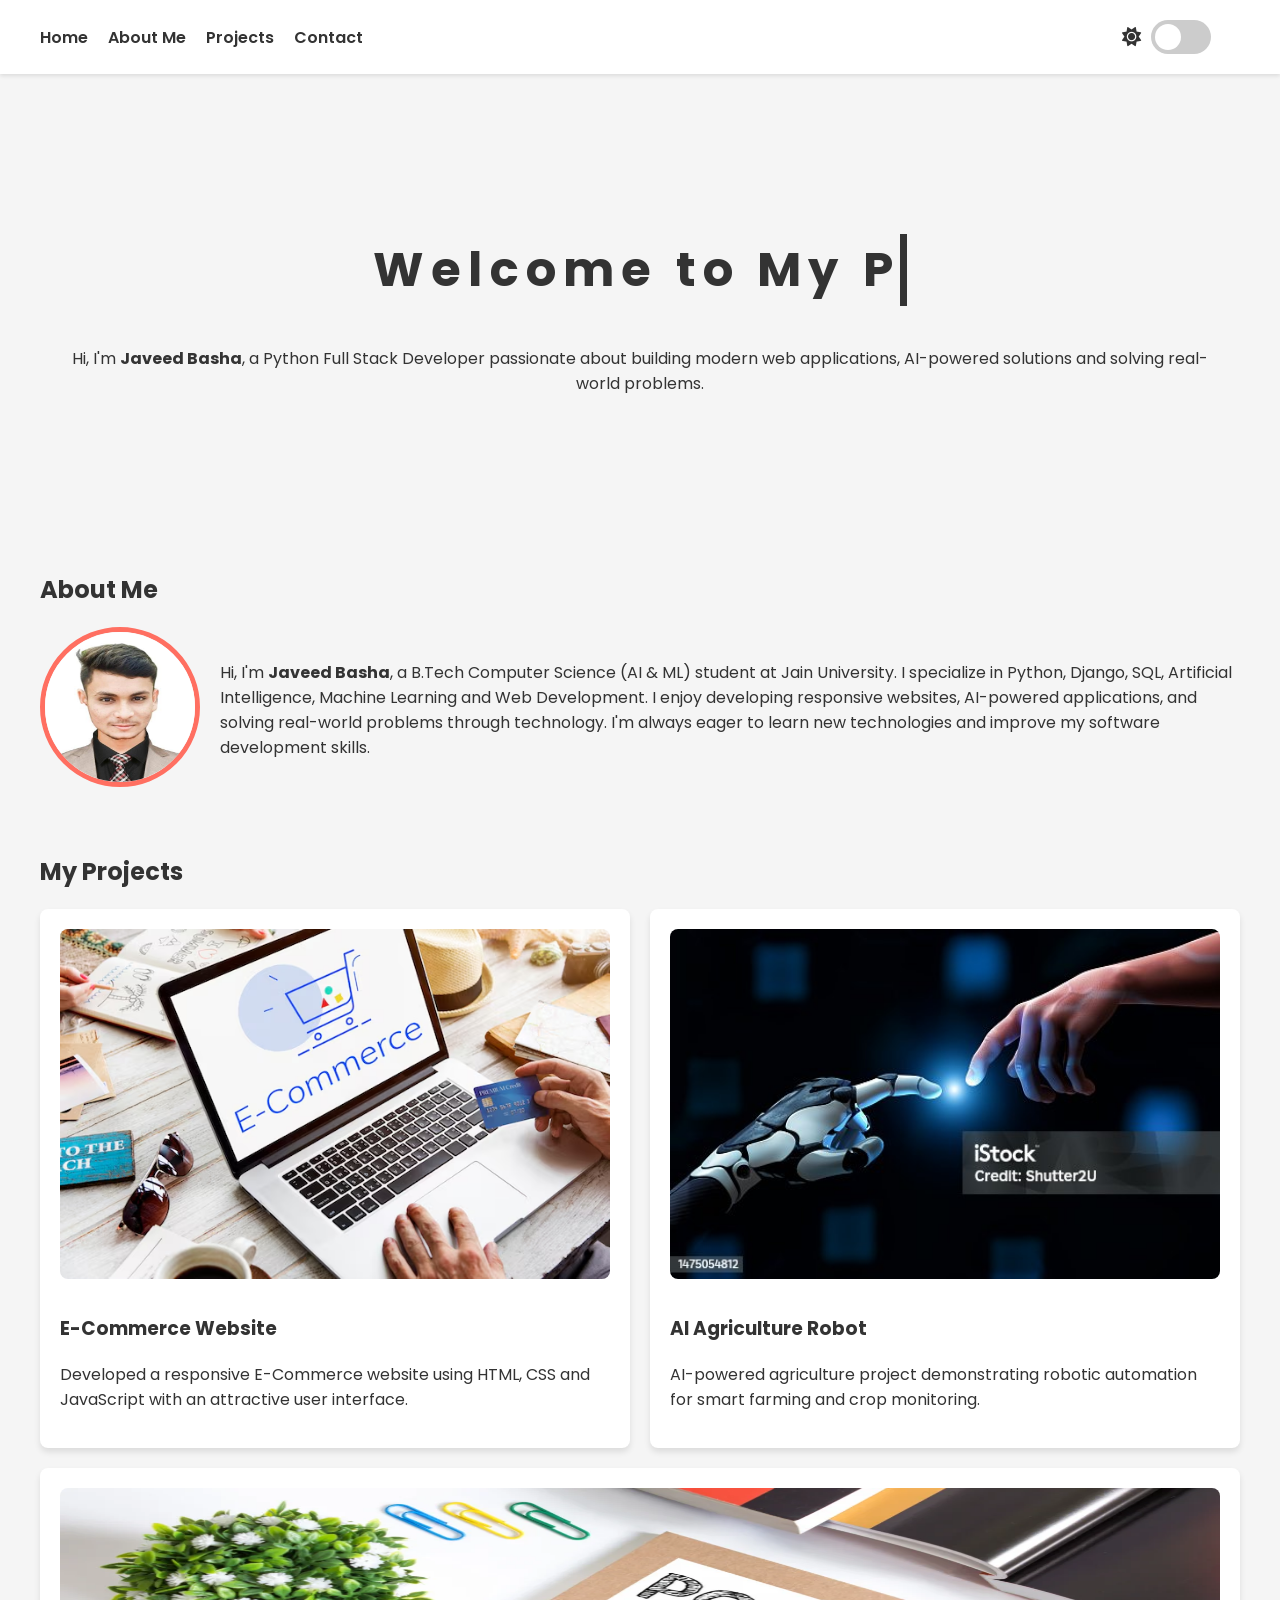
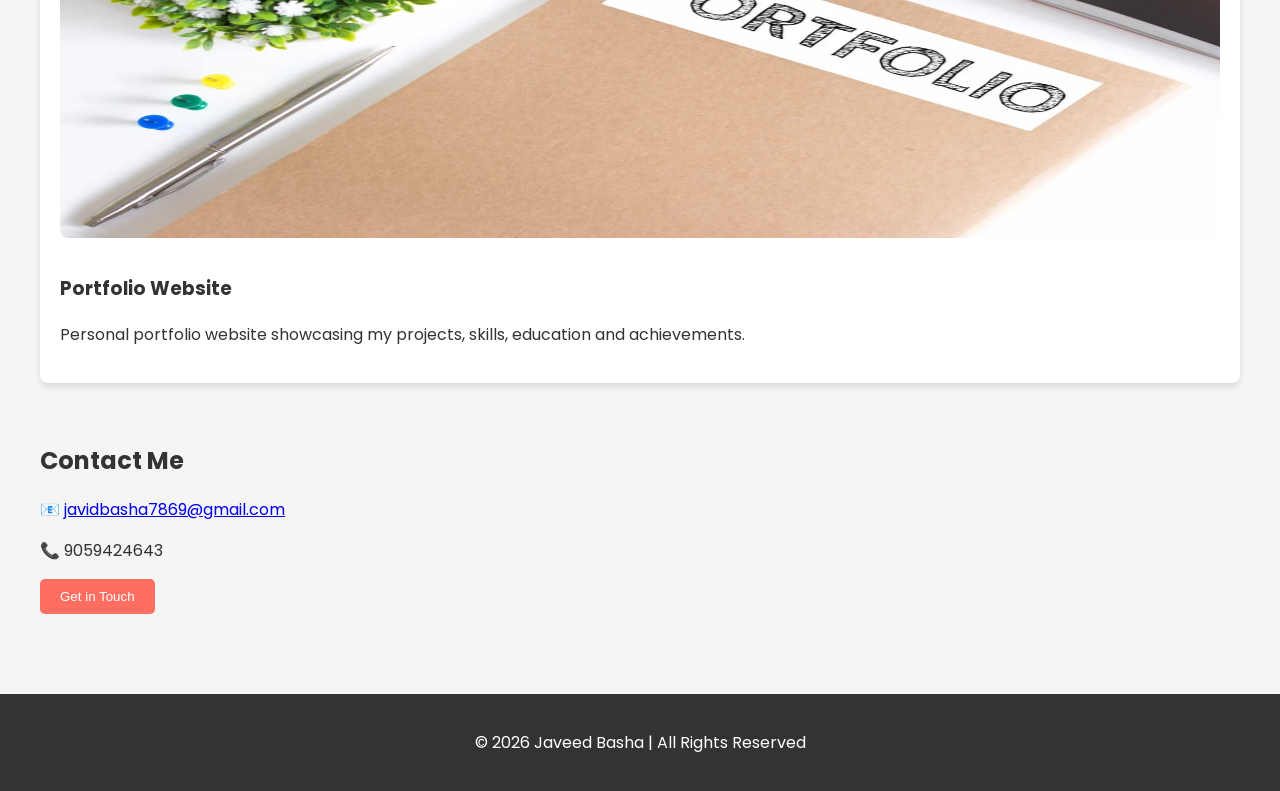
<file: index.html>
<!DOCTYPE html>
<html lang="en">

<head>
    <meta charset="UTF-8">
    <meta name="viewport" content="width=device-width, initial-scale=1.0">

    <!-- Google Search Console Verification -->
    <meta name="google-site-verification" content="inyWpYmrppOAkAZQ35FW2gbwEkV17-Z6qabF66LmwcE" />

    <!-- SEO -->
    <title>Javeed Basha | Python Full Stack Developer</title>

    <meta name="description"
        content="Official Portfolio of Javeed Basha, Python Full Stack Developer skilled in Python, Django, SQL, AI, Machine Learning and Web Development.">

    <meta name="keywords"
        content="Javeed Basha, Python Developer, Django Developer, Full Stack Developer, Portfolio, AI, Machine Learning, SQL, Web Development">

    <meta name="author" content="Javeed Basha">
    <meta name="robots" content="index, follow">

    <!-- Open Graph -->
    <meta property="og:title" content="Javeed Basha | Python Full Stack Developer">
    <meta property="og:description"
        content="Explore my portfolio showcasing Python, Django, AI, Machine Learning and Web Development projects.">
    <meta property="og:type" content="website">
    <meta property="og:url" content="https://javeed-dark.vercel.app/">
    <meta property="og:image" content="https://javeed-dark.vercel.app/javeed.jpg">

    <!-- Twitter -->
    <meta name="twitter:card" content="summary_large_image">
    <meta name="twitter:title" content="Javeed Basha | Python Full Stack Developer">
    <meta name="twitter:description" content="Official Portfolio of Javeed Basha">
    <meta name="twitter:image" content="https://javeed-dark.vercel.app/javeed.jpg">

    <!-- Canonical -->
    <link rel="canonical" href="https://javeed-dark.vercel.app/">

    <!-- CSS -->
    <link rel="stylesheet" href="javeedportfolio.css">

    <!-- Google Fonts -->
    <link href="https://fonts.googleapis.com/css2?family=Poppins:wght@400;600&display=swap" rel="stylesheet">

    <!-- Font Awesome -->
    <link rel="stylesheet"
        href="https://cdnjs.cloudflare.com/ajax/libs/font-awesome/6.0.0/css/all.min.css">
</head>

<body>

    <header>
        <nav>

            <ul>
                <li><a href="#home">Home</a></li>
                <li><a href="#about">About Me</a></li>
                <li><a href="#projects">Projects</a></li>
                <li><a href="#contact">Contact</a></li>
            </ul>

            <div class="theme-toggle">
                <i class="fas fa-sun"></i>

                <label class="switch">
                    <input type="checkbox" id="dark-mode-toggle">
                    <span class="slider"></span>
                </label>

                <i class="fas fa-moon"></i>

            </div>

        </nav>
    </header>

    <main>

        <!-- Home -->

        <section id="home" class="home">

            <div class="home-content">

                <h1>
                    <span class="typing"></span>
                </h1>

                <p>
                    Hi, I'm <strong>Javeed Basha</strong>, a Python Full Stack Developer passionate
                    about building modern web applications, AI-powered solutions and solving
                    real-world problems.
                </p>

            </div>

        </section>

        <!-- About -->

        <section id="about" class="about">

            <h2>About Me</h2>

            <div class="about-content">

                <div class="avatar">

                    <img src="javeed.jpg" alt="Javeed Basha">

                </div>

                <p>

                    Hi, I'm <strong>Javeed Basha</strong>, a B.Tech Computer Science (AI & ML)
                    student at Jain University.

                    I specialize in Python, Django, SQL, Artificial Intelligence,
                    Machine Learning and Web Development.

                    I enjoy developing responsive websites, AI-powered applications,
                    and solving real-world problems through technology.

                    I'm always eager to learn new technologies and improve my software
                    development skills.

                </p>

            </div>

        </section>

        <!-- Projects -->

        <section id="projects" class="projects">

            <h2>My Projects</h2>

            <div class="project-list">

                <div class="project">

                    <img src="pfimage.avif" alt="E-Commerce Website">

                    <h3>E-Commerce Website</h3>

                    <p>
                        Developed a responsive E-Commerce website using HTML, CSS and JavaScript with an attractive user interface.
                    </p>

                </div>

                <div class="project">

                    <img src="aiimage.jpg" alt="AI Agriculture Robot">

                    <h3>AI Agriculture Robot</h3>

                    <p>
                        AI-powered agriculture project demonstrating robotic automation for smart farming and crop monitoring.
                    </p>

                </div>

                <div class="project">

                    <img src="portlio.webp" alt="Portfolio Website">

                    <h3>Portfolio Website</h3>

                    <p>
                        Personal portfolio website showcasing my projects, skills, education and achievements.
                    </p>

                </div>

            </div>

        </section>

        <!-- Contact -->

        <section id="contact" class="contact">

            <h2>Contact Me</h2>

            <p>
                📧
                <a href="mailto:javidbasha7869@gmail.com">
                    javidbasha7869@gmail.com
                </a>
            </p>

            <p>
                📞 9059424643
            </p>

            <a href="mailto:javidbasha7869@gmail.com">
                <button class="cta-button">
                    Get in Touch
                </button>
            </a>

        </section>

    </main>

    <footer>
        <p>© 2026 Javeed Basha | All Rights Reserved</p>
    </footer>

    <script src="javeedportfolio.js"></script>

</body>

</html>
</file>
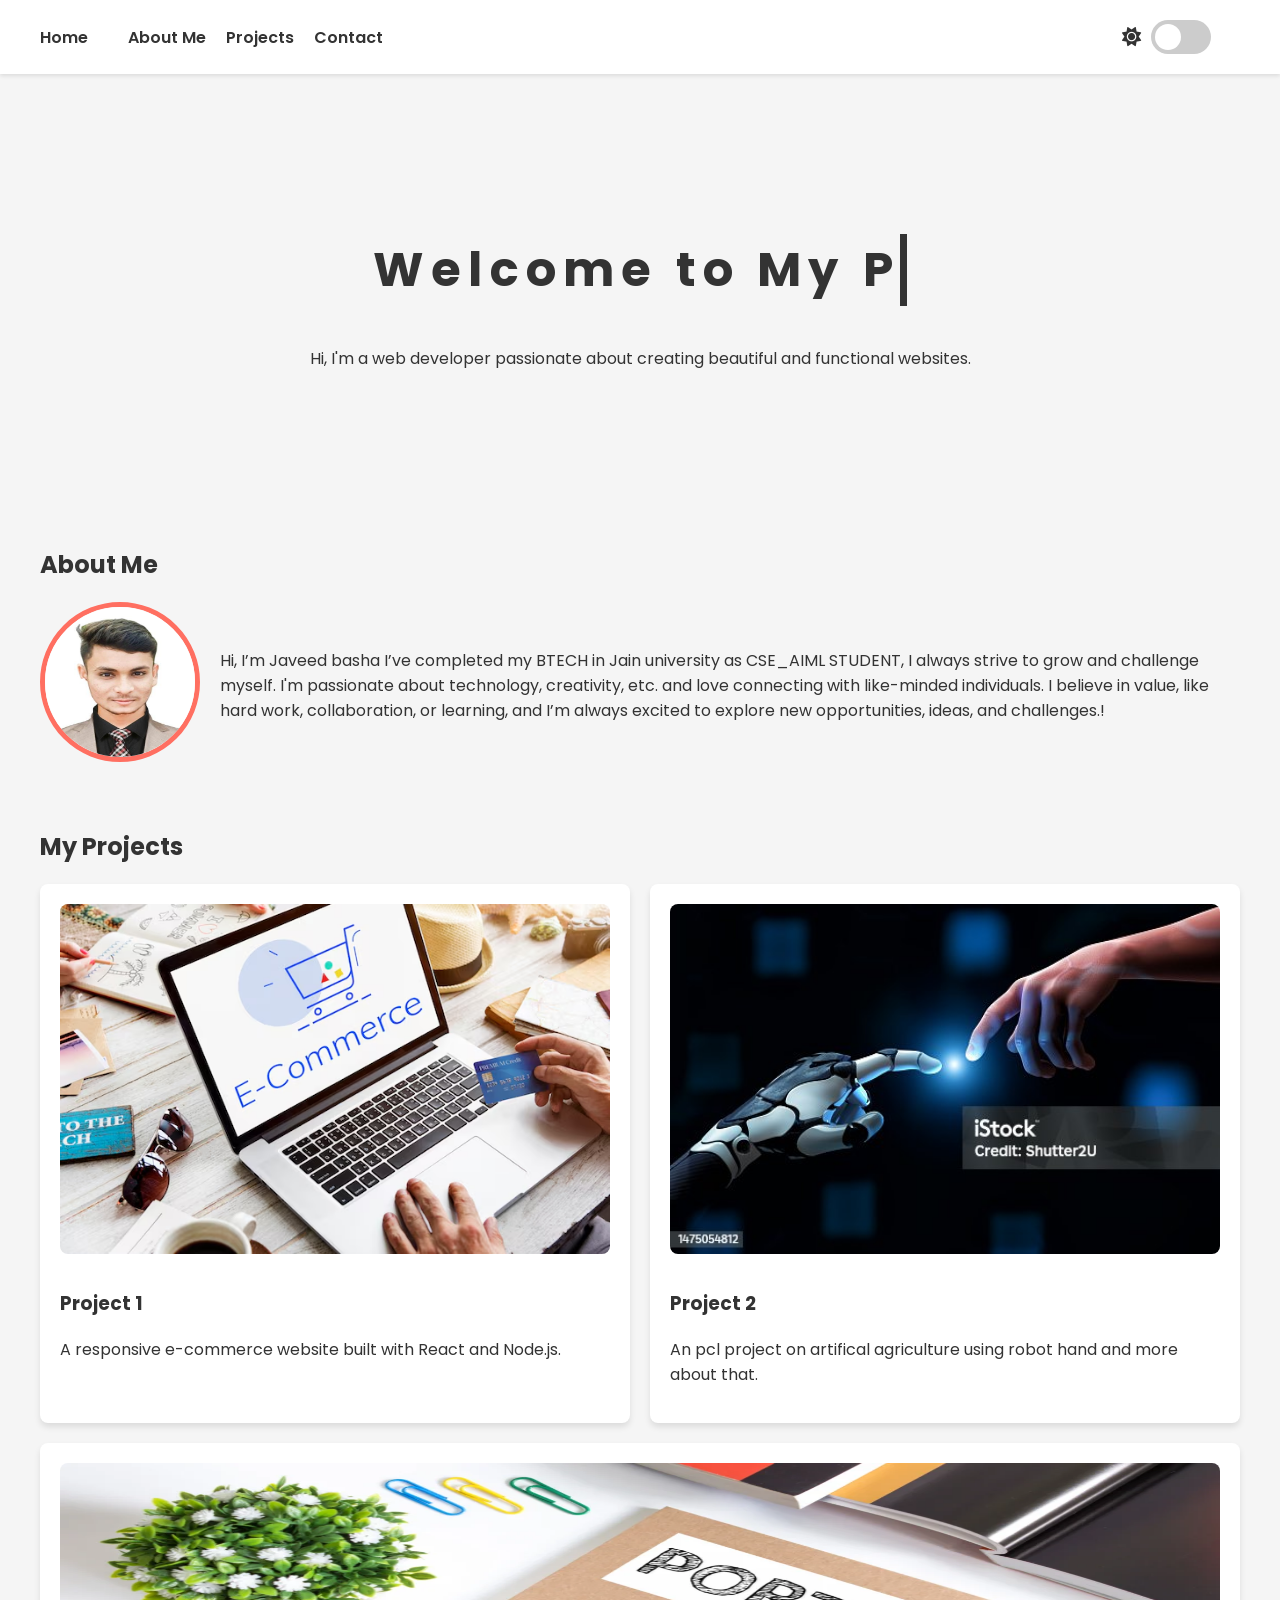
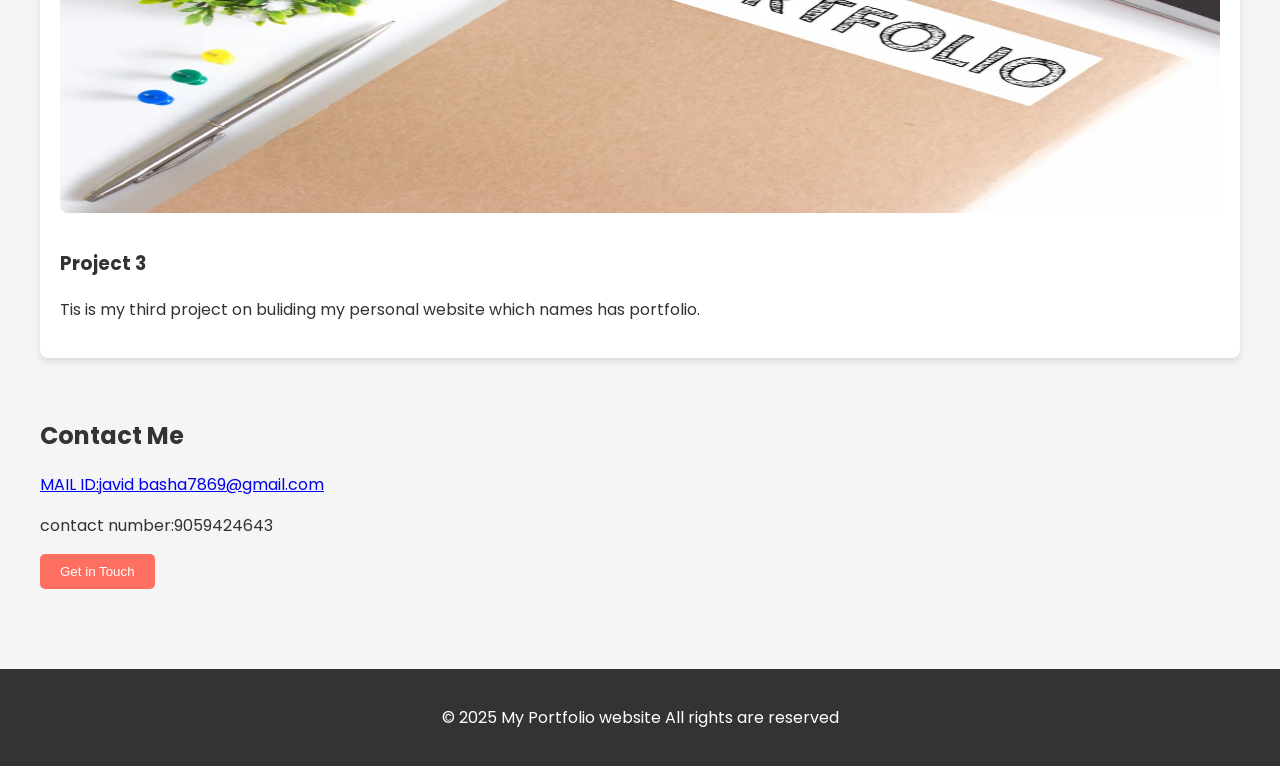
<file: javeedportfolio.html>
<!DOCTYPE html>
<html lang="en">
<head>
  <meta charset="UTF-8">
  <meta name="viewport" content="width=device-width, initial-scale=1.0">
  <title>My Portfolio</title>
<link rel="stylesheet" href="javeedportfolio.css">

  <link href="https://fonts.googleapis.com/css2?family=Poppins:wght@400;600&display=swap" rel="stylesheet">
  <link rel="stylesheet" href="https://cdnjs.cloudflare.com/ajax/libs/font-awesome/6.0.0/css/all.min.css">
</head>
<body>
  <header>
    <nav>
      <ul>
        <li><a href="#home">Home<a></li>
        <li><a href="#about">About Me</a></li>
        <li><a href="#projects">Projects</a></li>
        <li><a href="#contact">Contact</a></li>
      </ul>
      <div class="theme-toggle">
        <i class="fas fa-sun"></i>
        <label class="switch">
          <input type="checkbox" id="dark-mode-toggle">
          <span class="slider"></span>
        </label>
        <i class="fas fa-moon"></i>
      </div>
    </nav>
  </header>

  <main>
    <section id="home" class="home">
      <div class="home-content">
        <h1><span class="typing"></span></h1>
        <p>Hi, I'm a web developer passionate about creating beautiful and functional websites.</p>
      </div>
    </section>

    <section id="about" class="about">
      <h2>About Me</h2>
      <div class="about-content">
        <div class="avatar">
          <img src="javeed.jpg" alt="My Avatar">
        </div>
        <p>Hi, I’m Javeed basha I’ve completed my BTECH  in Jain university as CSE_AIML STUDENT, I always strive to grow and challenge myself. I'm passionate about  technology, creativity, etc. and love connecting with like-minded individuals.

          I believe in value, like hard work, collaboration, or learning, and I’m always excited to explore new opportunities, ideas, and challenges.!</p>
      </div>
    </section>

    <section id="projects" class="projects">
      <h2>My Projects</h2>
      <div class="project-list">
        <div class="project">
          <img src="pfimage.avif" alt="Project 1">
          <h3>Project 1</h3>
          <p>A responsive e-commerce website built with React and Node.js.</p>
        </div>
        <div class="project">
          <img src="aiimage.jpg" alt="Project 2">
          <h3>Project 2</h3>
          <p>An pcl project on artifical agriculture using robot hand and more about that.</p>
        </div>
        <div class="project">
          <img src="portlio.webp" alt="Project 3">
          <h3>Project 3</h3>
          <p>Tis is my third project on buliding my personal website which names has portfolio.</p>
        </div>
      </div>
    </section>

    <section id="contact" class="contact">
      <h2>Contact Me</h2>
      <a href="mailto:javidbasha7869@gmail.com">MAIL ID:javid basha7869@gmail.com</a>
      <p>contact number:9059424643</p>
  
     <a href=""> <button class="cta-button">Get in Touch</button></a>
    </section>
  </main>

  <footer>
    <p>&copy; 2025 My Portfolio website All rights are reserved </p>
  </footer>
 <script src="javeedportfolio.js"></script>
</body>
</html>
</file>
<file: javeedportfolio.css>
/* Light Theme (Default) */
:root {
  --background-color: #f5f5f5;
  --text-color: #333333;
  --header-bg: #ffffff;
  --footer-bg: #333333;
  --project-bg: #ffffff;
  --project-shadow: 0 4px 6px rgba(0, 0, 0, 0.1);
  --button-bg: #ff6f61;
  --button-hover-bg: #ff3b2f;
  --avatar-border: #ff6f61;
  --nav-link-color: #333333;
  --nav-link-hover-color: #ff6f61;
}

/* Dark Theme */
[data-theme="dark"] {
  --background-color: #121212;
  --text-color: #ffffff;
  --header-bg: #1e1e1e;
  --footer-bg: #1e1e1e;
  --project-bg: #1e1e1e;
  --project-shadow: 0 4px 6px rgba(255, 255, 255, 0.1);
  --button-bg: #6a11cb;
  --button-hover-bg: #4d0c9a;
  --avatar-border: #6a11cb;
  --nav-link-color: #ffffff;
  --nav-link-hover-color: #6a11cb;
}

/* General Styles */
body {
  font-family: 'Poppins', sans-serif;
  background-color: var(--background-color);
  color: var(--text-color);
  margin: 0;
  padding: 0;
  transition: background-color 0.5s, color 0.5s;
}

header {
  background-color: var(--header-bg);
  padding: 20px;
  position: sticky;
  top: 0;
  z-index: 1000;
  box-shadow: 0 2px 4px rgba(0, 0, 0, 0.1);
}

nav {
  display: flex;
  justify-content: space-between;
  align-items: center;
  max-width: 1200px;
  margin: 0 auto;
}

nav ul {
  list-style: none;
  display: flex;
  gap: 20px;
  margin: 0;
  padding: 0;
}

nav ul li a {
  text-decoration: none;
  color: var(--nav-link-color);
  font-weight: 600;
  transition: color 0.3s;
}

nav ul li a:hover {
  color: var(--nav-link-hover-color);
}

.theme-toggle {
  display: flex;
  align-items: center;
  gap: 10px;
}

.theme-toggle i {
  font-size: 1.2rem;
  color: var(--text-color);
  transition: opacity 0.3s ease;
}

.fa-sun {
  opacity: 1;
}

.fa-moon {
  opacity: 0;
}

[data-theme="dark"] .fa-sun {
  opacity: 0;
}

[data-theme="dark"] .fa-moon {
  opacity: 1;
}

.switch {
  position: relative;
  display: inline-block;
  width: 60px;
  height: 34px;
}

.switch input {
  opacity: 0;
  width: 0;
  height: 0;
}

.slider {
  position: absolute;
  cursor: pointer;
  top: 0;
  left: 0;
  right: 0;
  bottom: 0;
  background-color: #ccc;
  transition: 0.4s;
  border-radius: 34px;
}

.slider:before {
  position: absolute;
  content: "";
  height: 26px;
  width: 26px;
  left: 4px;
  bottom: 4px;
  background-color: white;
  transition: 0.4s;
  border-radius: 50%;
}

input:checked + .slider {
  background-color: #2196f3;
}

input:checked + .slider:before {
  transform: translateX(26px);
}

/* Main Content */
main {
  padding: 20px;
  max-width: 1200px;
  margin: 0 auto;
}

.home, .about, .projects, .contact {
  margin-bottom: 60px;
}

.home-content {
  text-align: center;
  padding: 100px 20px;
}

.home-content h1 {
  font-size: 3rem;
  margin-bottom: 20px;
}

.typing {
  display: inline-block;
  overflow: hidden;
  border-right: 0.15em solid var(--text-color);
  white-space: nowrap;
  margin: 0 auto;
  letter-spacing: 0.15em;
  animation: typing 3.5s steps(40, end), blink-caret 0.75s step-end infinite;
}

@keyframes typing {
  from {
    width: 0;
  }
  to {
    width: 100%;
  }
}

@keyframes blink-caret {
  from, to {
    border-color: transparent;
  }
  50% {
    border-color: var(--text-color);
  }
}

.about-content {
  display: flex;
  align-items: center;
  gap: 20px;
}

.avatar img {
  width: 150px;
  height: 150px;
  border-radius: 50%;
  border: 5px solid var(--avatar-border);
}

.project-list {
  display: flex;
  gap: 20px;
  flex-wrap: wrap;
}

.project {
  background-color: var(--project-bg);
  padding: 20px;
  border-radius: 8px;
  box-shadow: var(--project-shadow);
  flex: 1 1 calc(33.333% - 40px);
  transition: transform 0.3s, box-shadow 0.3s;
}

.project img {
  width: 100%;
  border-radius: 8px;
  margin-bottom: 10px;
  height: 350px;
}

.project:hover {
  transform: translateY(-5px);
  box-shadow: 0 8px 12px rgba(0, 0, 0, 0.2);
}

.cta-button {
  background-color: var(--button-bg);
  color: white;
  border: none;
  padding: 10px 20px;
  border-radius: 5px;
  cursor: pointer;
  transition: background-color 0.3s;
}

.cta-button:hover {
  background-color: var(--button-hover-bg);
}

footer {
  background-color: var(--footer-bg);
  text-align: center;
  padding: 20px;
  color: white;
}
</file>
